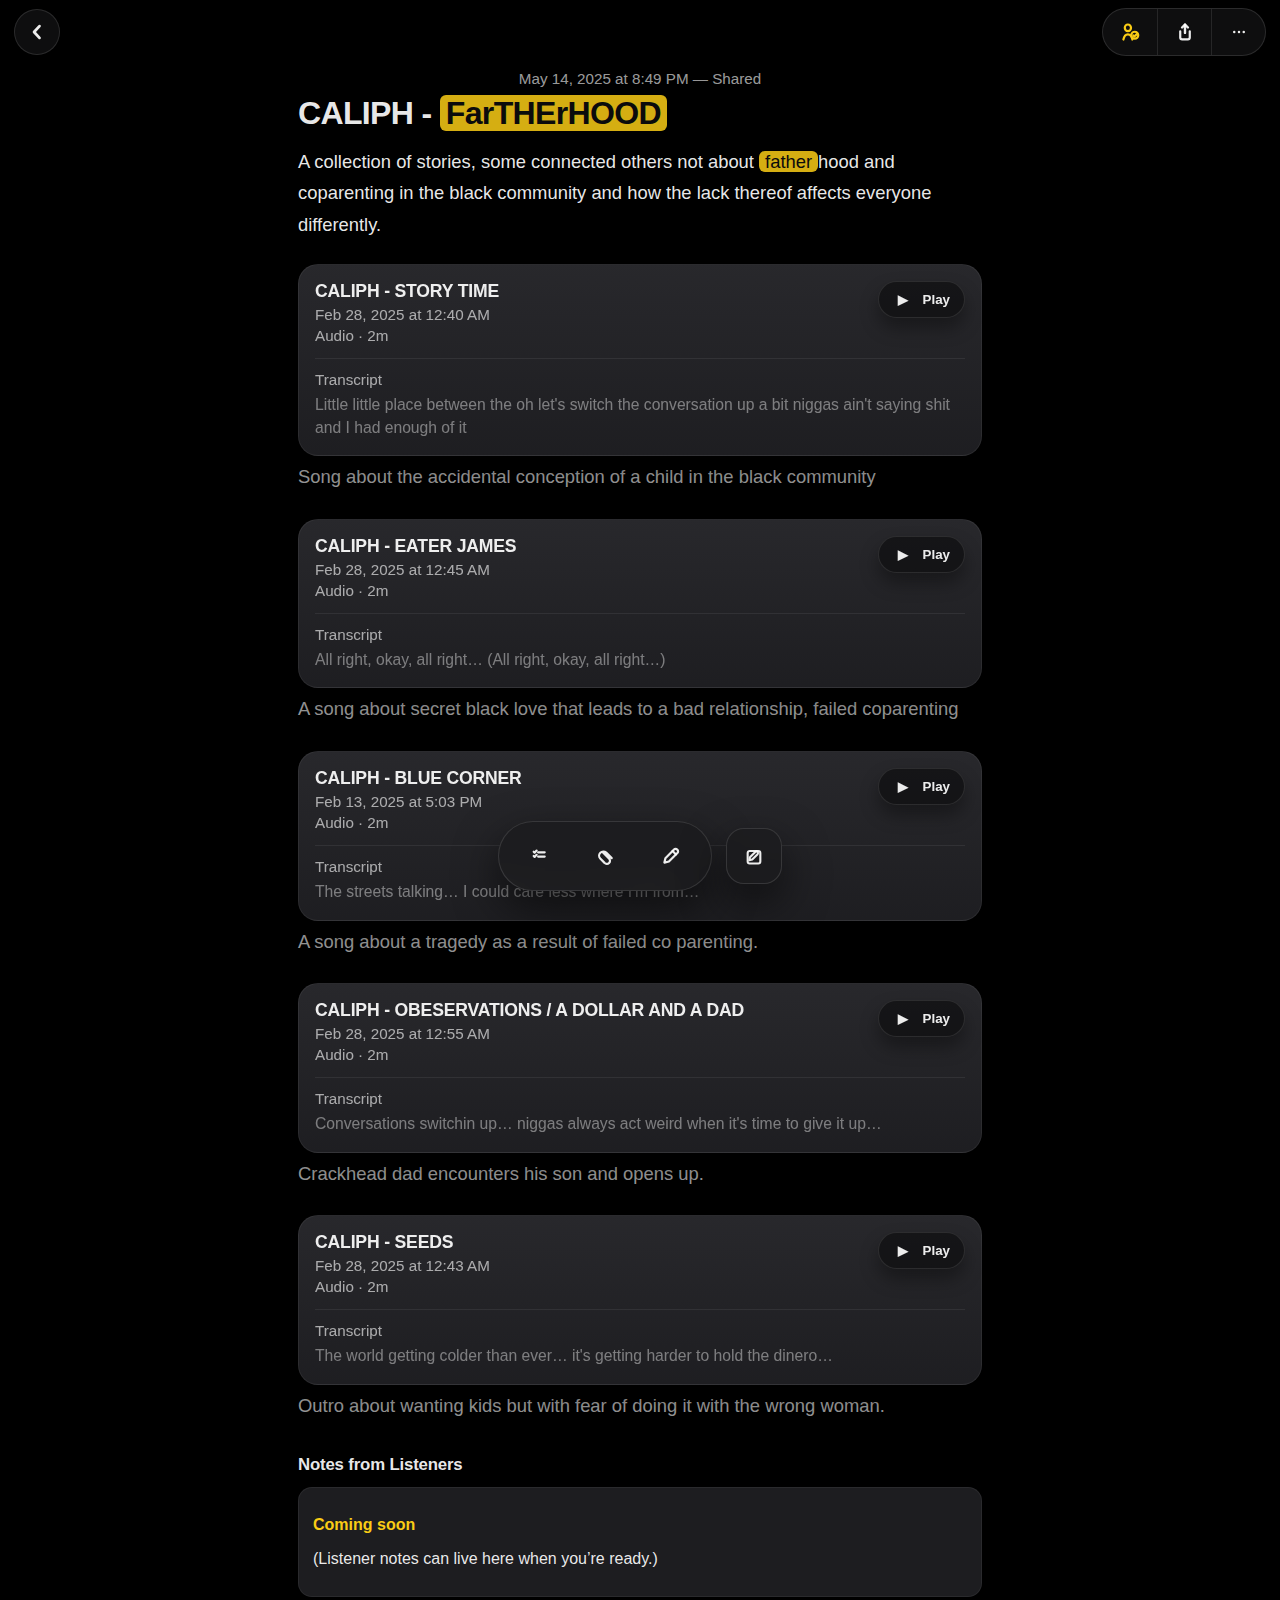
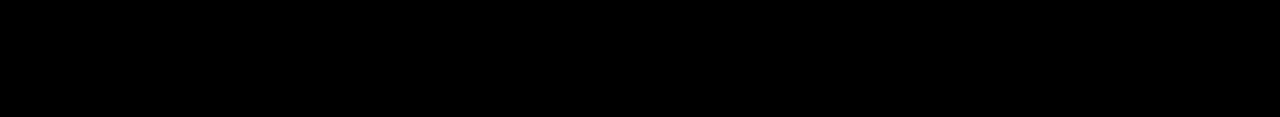
<file: index.html>
<!DOCTYPE html>
<html lang="en">
<head>
  <meta charset="UTF-8" />
  <meta name="viewport" content="width=device-width, initial-scale=1.0, viewport-fit=cover"/>
  <title>CALIPH - FarTHErHOOD</title>
  <link rel="stylesheet" href="style.css" />
</head>
<body>

  <!-- Top chrome (iOS Notes vibe) -->
  <div class="top-chrome">
    <!-- Back button (left) -->
    <a href="#" class="nav-round" aria-label="Back">
      <!-- iOS chevron.left -->
      <svg class="ico ico-white" viewBox="0 0 24 24" aria-hidden="true">
        <path d="M14.7 5.6L8.8 12l5.9 6.4"
              fill="none" stroke="currentColor" stroke-width="2.8"
              stroke-linecap="round" stroke-linejoin="round"/>
      </svg>
    </a>

    <!-- Right capsule (collaborators yellow + share white + more white) -->
    <div class="nav-capsule" role="group" aria-label="Actions">
      <!-- Collaborators (ONLY yellow icon) -->
      <a href="#" class="nav-capsule-btn is-accent" aria-label="Collaborators">
        <!-- person.badge.checkmark -->
        <svg class="ico" viewBox="0 0 24 24" aria-hidden="true">
          <!-- person head -->
          <path d="M9.7 11.0c1.9 0 3.4-1.6 3.4-3.6S11.6 3.8 9.7 3.8 6.3 5.4 6.3 7.4 7.8 11.0 9.7 11.0Z"
                fill="none" stroke="currentColor" stroke-width="2.2"
                stroke-linecap="round" stroke-linejoin="round"/>
          <!-- person shoulders -->
          <path d="M4.8 20.2c.7-3.4 2.9-5.6 4.9-5.6s4.2 2.2 4.9 5.6"
                fill="none" stroke="currentColor" stroke-width="2.2"
                stroke-linecap="round" stroke-linejoin="round"/>

          <!-- check circle -->
          <path d="M17.2 19.3a3.8 3.8 0 1 0 0-7.6 3.8 3.8 0 0 0 0 7.6Z"
                fill="none" stroke="currentColor" stroke-width="2.2"
                stroke-linecap="round" stroke-linejoin="round"/>
          <!-- check -->
          <path d="M15.7 15.8l1.1 1.1 2.6-2.6"
                fill="none" stroke="currentColor" stroke-width="2.2"
                stroke-linecap="round" stroke-linejoin="round"/>
        </svg>
      </a>

      <!-- Share (square.and.arrow.up) -->
      <a href="#" class="nav-capsule-btn" aria-label="Share">
        <svg class="ico ico-white" viewBox="0 0 24 24" aria-hidden="true">
          <!-- arrow up -->
          <path d="M12 4.0v9.0"
                fill="none" stroke="currentColor" stroke-width="2.4"
                stroke-linecap="round"/>
          <path d="M8.8 7.1L12 3.9l3.2 3.2"
                fill="none" stroke="currentColor" stroke-width="2.4"
                stroke-linecap="round" stroke-linejoin="round"/>
          <!-- square -->
          <path d="M6.8 11.3v6.7c0 1.2.9 2.1 2.1 2.1h6.2c1.2 0 2.1-.9 2.1-2.1v-6.7"
                fill="none" stroke="currentColor" stroke-width="2.2"
                stroke-linecap="round" stroke-linejoin="round"/>
        </svg>
      </a>

      <!-- More (ellipsis) -->
      <a href="#" class="nav-capsule-btn" aria-label="More">
        <svg class="ico ico-white" viewBox="0 0 24 24" aria-hidden="true">
          <circle cx="6.8" cy="12" r="1.35" fill="currentColor"/>
          <circle cx="12" cy="12" r="1.35" fill="currentColor"/>
          <circle cx="17.2" cy="12" r="1.35" fill="currentColor"/>
        </svg>
      </a>
    </div>
  </div>

  <div class="container">
    <main>
      <p class="note-meta">May 14, 2025 at 8:49 PM — Shared</p>
      <h1>CALIPH - <mark>FarTHErHOOD</mark></h1>

      <p class="intro">
        A collection of stories, some connected others not about <mark>father</mark>hood and coparenting in the black community and how the lack thereof affects everyone differently.
      </p>

      <div class="audio-wrapper" id="audioWrapper"></div>

      <!-- Optional section (keep or remove) -->
      <div class="messages-section">
        <h2>Notes from Listeners</h2>
        <div class="message">
          <p><strong>Coming soon</strong></p>
          <p>(Listener notes can live here when you’re ready.)</p>
        </div>
      </div>
    </main>
  </div>

  <!-- Bottom chrome (floating pill + compose) -->
  <div class="bottom-chrome" aria-label="Bottom actions">
    <div class="bottom-pill">
      <!-- Subscribe (checklist-ish) -->
      <a href="#" class="bottom-icon" aria-label="Subscribe">
        <svg class="ico ico-white" viewBox="0 0 24 24" aria-hidden="true">
          <path d="M6.2 7.4l1.0 1.0 2.2-2.3"
                fill="none" stroke="currentColor" stroke-width="2.2"
                stroke-linecap="round" stroke-linejoin="round"/>
          <path d="M11 8.0h7.2"
                fill="none" stroke="currentColor" stroke-width="2.2"
                stroke-linecap="round"/>
          <path d="M6.2 12.0l1.0 1.0 2.2-2.3"
                fill="none" stroke="currentColor" stroke-width="2.2"
                stroke-linecap="round" stroke-linejoin="round"/>
          <path d="M11 12.6h7.2"
                fill="none" stroke="currentColor" stroke-width="2.2"
                stroke-linecap="round"/>
        </svg>
      </a>

      <!-- Buy/Download (paperclip) -->
      <a href="#" class="bottom-icon" aria-label="Buy / Download">
        <svg class="ico ico-white" viewBox="0 0 24 24" aria-hidden="true">
          <path d="M9.3 7.7l7.0 7.0a3.4 3.4 0 1 1-4.8 4.8l-4.7-4.7a4.6 4.6 0 0 1 6.5-6.5l6.0 6.0"
                fill="none" stroke="currentColor" stroke-width="2.2"
                stroke-linecap="round" stroke-linejoin="round"/>
        </svg>
      </a>

      <!-- Merch (markup pen) -->
      <a href="https://your-merch-link.com" class="bottom-icon" aria-label="Merch">
        <svg class="ico ico-white" viewBox="0 0 24 24" aria-hidden="true">
          <path d="M4.8 19.2l4.9-1.2L19 8.7a2.4 2.4 0 0 0 0-3.4l-.3-.3a2.4 2.4 0 0 0-3.4 0L5.9 14.4 4.8 19.2Z"
                fill="none" stroke="currentColor" stroke-width="2.2"
                stroke-linecap="round" stroke-linejoin="round"/>
          <path d="M13.7 6.6l3.7 3.7"
                fill="none" stroke="currentColor" stroke-width="2.2"
                stroke-linecap="round"/>
        </svg>
      </a>
    </div>

    <!-- Compose -->
    <a href="#" class="compose-fab" aria-label="Add note">
      <!-- square.and.pencil -->
      <svg class="ico ico-white" viewBox="0 0 24 24" aria-hidden="true">
        <path d="M7.3 20.1h9.4c1.2 0 2.2-1 2.2-2.2V8.7c0-1.2-1-2.2-2.2-2.2H7.3C6.1 6.5 5.1 7.5 5.1 8.7v9.2c0 1.2 1 2.2 2.2 2.2Z"
              fill="none" stroke="currentColor" stroke-width="2.1"
              stroke-linecap="round" stroke-linejoin="round"/>
        <path d="M10.1 15.9l5.8-5.8a1.7 1.7 0 0 0 0-2.4l-.1-.1a1.7 1.7 0 0 0-2.4 0l-5.8 5.8-.6 3.1 3.1-.6Z"
              fill="none" stroke="currentColor" stroke-width="2.1"
              stroke-linecap="round" stroke-linejoin="round"/>
      </svg>
    </a>
  </div>

  <!-- Shared Audio Player -->
  <audio id="sharedAudio" preload="metadata"></audio>

  <!-- Transcript Modal (iOS-style sheet) -->
  <div class="modal" id="transcriptModal" aria-hidden="true">
    <div class="modal-backdrop" id="modalBackdrop"></div>

    <div class="modal-sheet" role="dialog" aria-modal="true" aria-label="Transcript">
      <div class="sheet-handle"></div>

      <div class="sheet-top">
        <button class="sheet-ghost" id="sheetMore" aria-label="More">•••</button>
        <button class="sheet-done" id="sheetDone" aria-label="Done">✓</button>
      </div>

      <div class="sheet-title" id="sheetTitle">CALIPH - STORY TIME</div>
      <div class="sheet-meta" id="sheetMeta">2/28/25, 12:40 AM <span class="dot">•</span> 02:07</div>

      <div class="sheet-body" id="sheetBody"></div>

      <!-- Real audio controls -->
      <div class="sheet-player">
        <div class="sheet-timer" id="sheetTimer">00:00.00</div>

        <div class="sheet-controls">
          <button class="sheet-skip" id="btnBack15" aria-label="Back 15 seconds">⟲15</button>
          <button class="sheet-play" id="btnModalPlay" aria-label="Play/Pause">▶</button>
          <button class="sheet-skip" id="btnFwd15" aria-label="Forward 15 seconds">15⟳</button>
        </div>
      </div>
    </div>
  </div>

  <script>
    const sharedAudio = document.getElementById("sharedAudio");
    const audioWrapper = document.getElementById("audioWrapper");

    const modal = document.getElementById("transcriptModal");
    const modalBackdrop = document.getElementById("modalBackdrop");
    const sheetDone = document.getElementById("sheetDone");

    const sheetTitle = document.getElementById("sheetTitle");
    const sheetMeta  = document.getElementById("sheetMeta");
    const sheetBody  = document.getElementById("sheetBody");
    const sheetTimer = document.getElementById("sheetTimer");

    const btnModalPlay = document.getElementById("btnModalPlay");
    const btnBack15 = document.getElementById("btnBack15");
    const btnFwd15  = document.getElementById("btnFwd15");

    const tracks = [
      {
        title: "CALIPH - STORY TIME",
        date: "Feb 28, 2025 at 12:40 AM",
        duration: "02:07",
        file: "audio/storytime.mp3",
        transcript:
`Little little place between the oh let's switch the conversation up a bit
niggas ain't saying shit and I had enough of it
I won't give a fuck what you saying
I'm hustle me so why you at a war with your image
peace is puzzling and niggas like you let it talk down on a nigga looking like me
cause I walk down on a nigga
do not be less than likely to be
Now what would you say if a nigga like me was your father?`,
        description: "Song about the accidental conception of a child in the black community"
      },
      {
        title: "CALIPH - EATER JAMES",
        date: "Feb 28, 2025 at 12:45 AM",
        duration: "02:00",
        file: "audio/eaterjames.mp3",
        transcript:
`All right, okay, all right…
(All right, okay, all right…)
go, go, okay, right, go…`,
        description: "A song about secret black love that leads to a bad relationship, failed coparenting"
      },
      {
        title: "CALIPH - BLUE CORNER",
        date: "Feb 13, 2025 at 5:03 PM",
        duration: "02:00",
        file: "audio/bluecorner.mp3",
        transcript:
`The streets talking…
I could care less where I'm from…
we find peace in comparing Nike Air…`,
        description: "A song about a tragedy as a result of failed co parenting."
      },
      {
        title: "CALIPH - OBESERVATIONS / A DOLLAR AND A DAD",
        date: "Feb 28, 2025 at 12:55 AM",
        duration: "02:00",
        file: "audio/dollardad.mp3",
        transcript:
`Conversations switchin up…
niggas always act weird when it's time to give it up…`,
        description: "Crackhead dad encounters his son and opens up."
      },
      {
        title: "CALIPH - SEEDS",
        date: "Feb 28, 2025 at 12:43 AM",
        duration: "02:00",
        file: "audio/seeds.mp3",
        transcript:
`The world getting colder than ever…
it's getting harder to hold the dinero…`,
        description: "Outro about wanting kids but with fear of doing it with the wrong woman."
      }
    ];

    let currentIndex = -1;
    let modalIndex = -1;
    let rafId = null;

    function renderTracks() {
      audioWrapper.innerHTML = "";

      tracks.forEach((track, i) => {
        const preview = escapeHtml(track.transcript)
          .split('\n')
          .filter(Boolean)
          .slice(0,2)
          .join(' ');

        const html = `
          <section class="audio-card" data-index="${i}">
            <div class="card-head">
              <div class="card-left">
                <div class="card-title">${track.title}</div>
                <div class="card-sub">${track.date}</div>
                <div class="card-sub">Audio · 2m</div>
              </div>

              <button class="play-pill" id="btn-${i}" onclick="togglePlay(${i})" aria-label="Play">
                <span class="play-icon" id="icon-${i}">▶</span>
                <span class="play-text" id="text-${i}">Play</span>
              </button>
            </div>

            <div class="card-divider"></div>

            <div class="card-transcript" role="button" tabindex="0"
              onclick="openTranscript(${i})"
              onkeydown="if(event.key==='Enter' || event.key===' ') openTranscript(${i});">
              <div class="t-label">Transcript</div>
              <div class="t-preview">${preview}</div>
            </div>
          </section>

          <p class="description">${track.description}</p>
        `;

        audioWrapper.insertAdjacentHTML("beforeend", html);
      });
    }

    function ensureTrackLoaded(index) {
      if (index < 0 || index >= tracks.length) return false;

      if (currentIndex !== index) {
        if (currentIndex !== -1) setCardButtonState(currentIndex, false);
        currentIndex = index;
        sharedAudio.src = tracks[index].file;
      }
      return true;
    }

    function togglePlay(index) {
      if (!ensureTrackLoaded(index)) return;

      const same = currentIndex === index;
      const isPlaying = !sharedAudio.paused && same;

      if (isPlaying) {
        sharedAudio.pause();
        setCardButtonState(index, false);
        syncModalPlayButton();
        return;
      }

      sharedAudio.play().then(() => {
        setCardButtonState(index, true);
        syncModalPlayButton();
      }).catch(() => {
        setCardButtonState(index, false);
        syncModalPlayButton();
      });
    }

    function setCardButtonState(index, isPlaying) {
      const icon = document.getElementById(`icon-${index}`);
      const text = document.getElementById(`text-${index}`);
      const btn  = document.getElementById(`btn-${index}`);
      if (!icon || !text || !btn) return;

      if (isPlaying) {
        icon.textContent = "⏸";
        text.textContent = "Pause";
        btn.classList.add("is-playing");
      } else {
        icon.textContent = "▶";
        text.textContent = "Play";
        btn.classList.remove("is-playing");
      }
    }

    function openTranscript(index) {
      modalIndex = index;

      const t = tracks[index];
      sheetTitle.textContent = t.title;
      sheetMeta.innerHTML = `${formatModalDate(t.date)} <span class="dot">•</span> ${t.duration}`;
      sheetBody.textContent = t.transcript;

      modal.classList.add("open");
      modal.setAttribute("aria-hidden", "false");
      document.body.classList.add("modal-lock");

      syncModalPlayButton();
      startTimerLoop();
    }

    function closeTranscript() {
      modal.classList.remove("open");
      modal.setAttribute("aria-hidden", "true");
      document.body.classList.remove("modal-lock");
      stopTimerLoop();
    }

    modalBackdrop.addEventListener("click", closeTranscript);
    sheetDone.addEventListener("click", closeTranscript);

    document.addEventListener("keydown", (e) => {
      if (e.key === "Escape" && modal.classList.contains("open")) closeTranscript();
    });

    btnModalPlay.addEventListener("click", () => {
      if (modalIndex === -1) return;

      ensureTrackLoaded(modalIndex);

      if (!sharedAudio.paused) {
        sharedAudio.pause();
        setCardButtonState(currentIndex, false);
      } else {
        sharedAudio.play().then(() => {
          setCardButtonState(currentIndex, true);
        }).catch(() => {});
      }

      syncModalPlayButton();
    });

    btnBack15.addEventListener("click", () => seekBy(-15));
    btnFwd15.addEventListener("click", () => seekBy(15));

    function seekBy(seconds) {
      if (!sharedAudio.src) return;
      const t = sharedAudio.currentTime || 0;
      sharedAudio.currentTime = Math.max(0, t + seconds);
      updateTimer();
    }

    function syncModalPlayButton() {
      const modalOpen = modal.classList.contains("open");
      if (!modalOpen) return;

      const isModalTrackActive = (modalIndex !== -1 && currentIndex === modalIndex);
      const playing = isModalTrackActive && !sharedAudio.paused;

      btnModalPlay.textContent = playing ? "⏸" : "▶";
    }

    sharedAudio.addEventListener("play", () => {
      if (currentIndex !== -1) setCardButtonState(currentIndex, true);
      syncModalPlayButton();
    });

    sharedAudio.addEventListener("pause", () => {
      if (currentIndex !== -1) setCardButtonState(currentIndex, false);
      syncModalPlayButton();
    });

    sharedAudio.addEventListener("ended", () => {
      if (currentIndex !== -1) setCardButtonState(currentIndex, false);
      syncModalPlayButton();
      updateTimer();

      if (currentIndex + 1 < tracks.length) {
        togglePlay(currentIndex + 1);
        if (modal.classList.contains("open")) {
          openTranscript(currentIndex);
        }
      }
    });

    sharedAudio.addEventListener("timeupdate", () => {
      if (modal.classList.contains("open")) updateTimer();
    });

    function startTimerLoop() {
      stopTimerLoop();
      const loop = () => {
        if (modal.classList.contains("open")) {
          updateTimer();
          rafId = requestAnimationFrame(loop);
        }
      };
      rafId = requestAnimationFrame(loop);
    }

    function stopTimerLoop() {
      if (rafId) cancelAnimationFrame(rafId);
      rafId = null;
    }

    function updateTimer() {
      const isModalTrackActive = (modalIndex !== -1 && currentIndex === modalIndex && sharedAudio.src);
      const t = isModalTrackActive ? (sharedAudio.currentTime || 0) : 0;
      sheetTimer.textContent = formatTimer(t);
    }

    function formatTimer(seconds) {
      const s = Math.max(0, seconds);
      const mm = Math.floor(s / 60);
      const ss = Math.floor(s % 60);
      const cs = Math.floor((s - Math.floor(s)) * 100);

      return `${String(mm).padStart(2, "0")}:${String(ss).padStart(2, "0")}.${String(cs).padStart(2, "0")}`;
    }

    function escapeHtml(str) {
      return String(str)
        .replaceAll("&", "&amp;")
        .replaceAll("<", "&lt;")
        .replaceAll(">", "&gt;")
        .replaceAll('"', "&quot;")
        .replaceAll("'", "&#039;");
    }

    function formatModalDate(dateStr) {
      return dateStr
        .replace("Jan ", "1/").replace("Feb ", "2/").replace("Mar ", "3/")
        .replace("Apr ", "4/").replace("May ", "5/").replace("Jun ", "6/")
        .replace("Jul ", "7/").replace("Aug ", "8/").replace("Sep ", "9/")
        .replace("Oct ", "10/").replace("Nov ", "11/").replace("Dec ", "12/")
        .replace(", 2025", "/25")
        .replace(" at ", ", ");
    }

    renderTracks();
    updateTimer();
  </script>
</body>
</html>
</file>
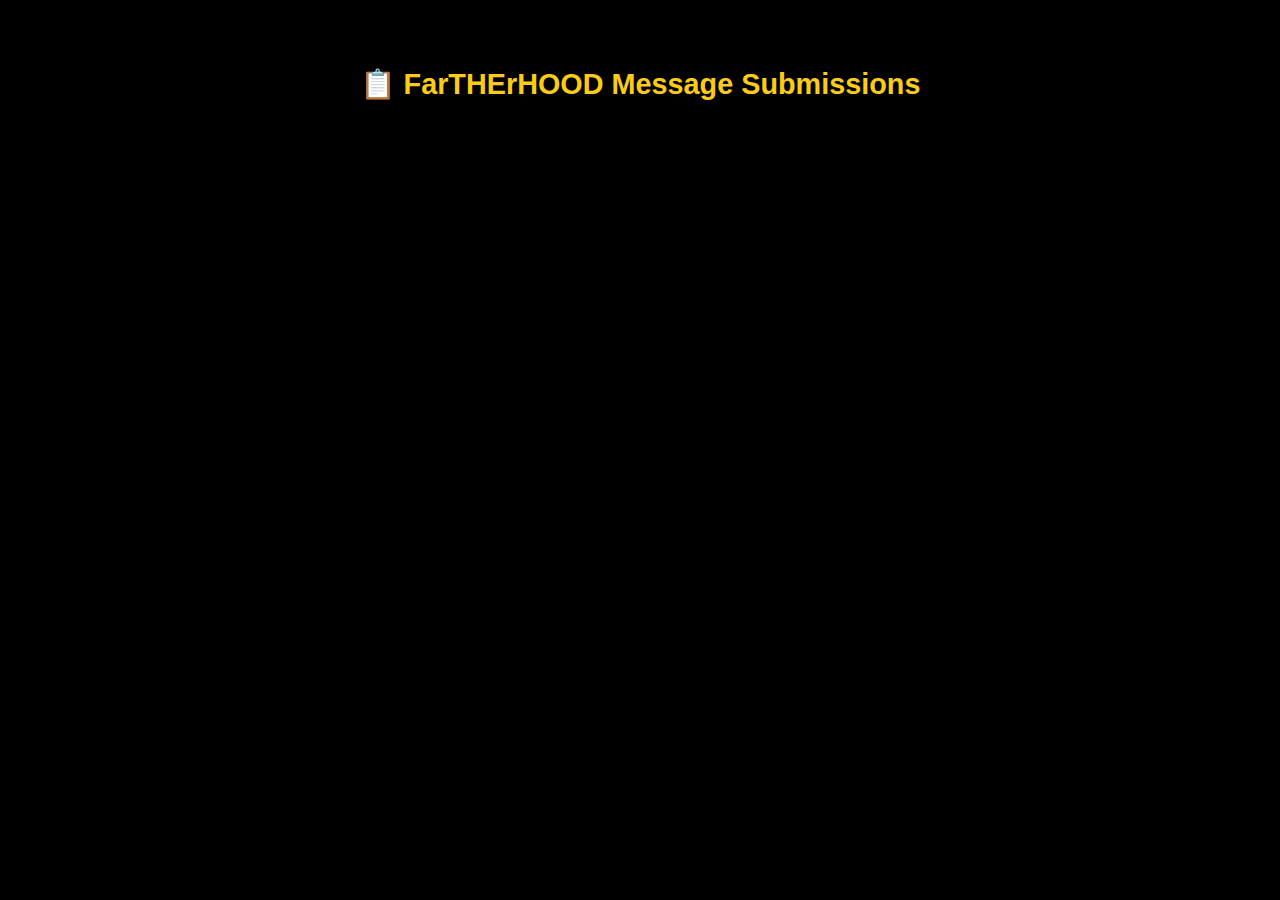
<file: admin.html>
<!DOCTYPE html>
<html lang="en">
<head>
  <meta charset="UTF-8">
  <meta name="viewport" content="width=device-width, initial-scale=1.0">
  <title>Admin - FarTHErHOOD Messages</title>
  <style>
    body {
      background: #000;
      color: #facc15;
      font-family: -apple-system, BlinkMacSystemFont, sans-serif;
      text-align: center;
      padding: 40px 20px;
    }
    h1 {
      font-size: 1.8rem;
      margin-bottom: 20px;
    }
    iframe {
      border: none;
      width: 100%;
      max-width: 960px;
      height: 600px;
    }
  </style>
</head>
<body>
  <h1>📋 FarTHErHOOD Message Submissions</h1>
  <iframe src="https://docs.google.com/spreadsheets/d/1tKcRtbF7vJEvutjHAUvU72gVYwEVEpIDWfN3Vab7efE/edit?usp=sharing" allowfullscreen></iframe>
</body>
</html>
</file>
<file: style.css>
:root{
  --bg: #000000; /* solid black */
  --text: rgba(255,255,255,0.92);
  --muted: rgba(255,255,255,0.62);
  --faint: rgba(255,255,255,0.40);

  --card: rgba(34,34,36,0.92);
  --card2: rgba(32,32,34,0.78);
  --stroke: rgba(255,255,255,0.08);

  --accent: #facc15;

  --radius: 18px;
  --radius2: 16px;

  --shadow: 0 18px 50px rgba(0,0,0,0.55);
  --shadow2: 0 10px 28px rgba(0,0,0,0.40);

  --maxw: 720px;
  --topPad: calc(env(safe-area-inset-top) + 70px);
  --botPad: calc(env(safe-area-inset-bottom) + 110px);

  /* icon system */
  --icon: rgba(255,255,255,0.92);
  --icon-dim: rgba(255,255,255,0.84);
  --glass: rgba(24,24,26,0.58);
  --glass-stroke: rgba(255,255,255,0.12);
  --glass-stroke2: rgba(255,255,255,0.08);
}

*{ box-sizing: border-box; }
html, body{ height: 100%; }

body{
  margin: 0;
  color: var(--text);
  font-family: -apple-system, BlinkMacSystemFont, "SF Pro Display", "SF Pro Text",
               "Segoe UI", Roboto, Helvetica, Arial, sans-serif;
  background: var(--bg); /* ✅ remove gradients/looping background */
  overflow-x: hidden;
}

.container{
  max-width: var(--maxw);
  margin: 0 auto;
  padding: var(--topPad) 18px var(--botPad);
}

.note-meta{
  text-align: center;
  color: var(--muted);
  font-size: 0.95rem;
  margin: 0 0 8px;
}

h1{
  font-size: 2.0rem;
  letter-spacing: -0.02em;
  margin: 0 0 14px;
  font-weight: 900;
}

.intro{
  font-size: 1.15rem;
  line-height: 1.7;
  color: var(--text);
  margin: 0 0 24px;
  padding-right: 10px;
}

mark{
  background: rgba(250,204,21,0.85);
  color: #0b0b0c;
  padding: 0 6px;
  border-radius: 6px;
}

.description{
  color: var(--muted);
  font-size: 1.15rem;
  line-height: 1.65;
  margin: 6px 0 26px;
}

/* ======= Top iOS-like chrome ======= */
/* ✅ No bar background — only pills are glass */
.top-chrome{
  position: fixed;
  top: 0;
  left: 0;
  right: 0;
  height: calc(env(safe-area-inset-top) + 64px);
  padding-top: env(safe-area-inset-top);
  display: flex;
  align-items: center;
  justify-content: space-between;
  padding-left: 14px;
  padding-right: 14px;
  z-index: 1000;
  pointer-events: none;
  background: transparent; /* ✅ */
}

.nav-round,
.nav-capsule{
  pointer-events: auto;
}

/* glass pill look closer to iOS */
.nav-round{
  width: 46px;
  height: 46px;
  border-radius: 999px;
  background: var(--glass);
  border: 1px solid var(--glass-stroke);
  backdrop-filter: blur(18px);
  -webkit-backdrop-filter: blur(18px);
  display: grid;
  place-items: center;
  box-shadow: 0 18px 44px rgba(0,0,0,0.55);
  text-decoration: none;
}

.nav-capsule{
  display: flex;
  gap: 0;
  border-radius: 999px;
  background: var(--glass);
  border: 1px solid var(--glass-stroke);
  backdrop-filter: blur(18px);
  -webkit-backdrop-filter: blur(18px);
  box-shadow: 0 18px 44px rgba(0,0,0,0.55);
  overflow: hidden;
}

.nav-capsule-btn{
  width: 54px;
  height: 46px;
  display: grid;
  place-items: center;
  text-decoration: none;
}

.nav-capsule-btn + .nav-capsule-btn{
  border-left: 1px solid rgba(255,255,255,0.10);
}

/* ===== Modern icon system (inline SVG) ===== */
/* ✅ default = white, ONLY the yellow icon gets .is-accent */
.ico{
  width: 22px;
  height: 22px;
  display: block;
  color: var(--icon);
}

.is-accent .ico{
  color: var(--accent);
}

/* ensure strokes look iOS-ish */
.ico path,
.ico line,
.ico polyline,
.ico circle,
.ico rect{
  vector-effect: non-scaling-stroke;
  stroke-linecap: round;
  stroke-linejoin: round;
}

/* ======= Audio card (iOS Notes voice memo card look) ======= */
.audio-card{
  background: linear-gradient(180deg, rgba(42,42,46,0.95), rgba(34,34,38,0.88));
  border: 1px solid rgba(255,255,255,0.06);
  border-radius: 20px;
  padding: 16px;
  box-shadow: var(--shadow2);
  backdrop-filter: blur(12px);
  -webkit-backdrop-filter: blur(12px);
}

.card-head{
  display: flex;
  align-items: flex-start;
  justify-content: space-between;
  gap: 14px;
}

.card-title{
  font-weight: 900;
  letter-spacing: -0.01em;
  font-size: 1.1rem;
}

.card-sub{
  margin-top: 4px;
  color: var(--muted);
  font-size: 0.95rem;
}

.card-divider{
  height: 1px;
  background: rgba(255,255,255,0.07);
  margin: 14px 0 12px;
}

.card-transcript{
  cursor: pointer;
  user-select: none;
}

.t-label{
  color: var(--muted);
  font-size: 0.95rem;
  margin-bottom: 6px;
}

.t-preview{
  color: rgba(255,255,255,0.42);
  font-size: 0.98rem;
  line-height: 1.45;
  display: -webkit-box;
  -webkit-line-clamp: 2;
  -webkit-box-orient: vertical;
  overflow: hidden;
}

/* Play pill */
.play-pill{
  flex: 0 0 auto;
  display: inline-flex;
  align-items: center;
  gap: 10px;
  background: rgba(0,0,0,0.45);
  border: 1px solid rgba(255,255,255,0.10);
  color: var(--text);
  padding: 10px 14px;
  border-radius: 999px;
  font-weight: 800;
  cursor: pointer;
  box-shadow: 0 10px 18px rgba(0,0,0,0.35);
}

.play-pill .play-icon{
  width: 20px;
  display: inline-block;
  text-align: center;
}

.play-pill.is-playing{
  border-color: rgba(250,204,21,0.35);
  box-shadow: 0 14px 24px rgba(250,204,21,0.10), 0 10px 18px rgba(0,0,0,0.35);
}

.play-pill:active{ transform: scale(0.99); }

/* ======= Bottom chrome ======= */
/* ✅ No bar background — only pill/fab are glass */
.bottom-chrome{
  position: fixed;
  bottom: 0;
  left: 0;
  right: 0;
  height: calc(env(safe-area-inset-bottom) + 88px);
  padding-bottom: env(safe-area-inset-bottom);
  display: flex;
  align-items: center;
  justify-content: center;
  gap: 14px;
  z-index: 1000;
  pointer-events: none;
  background: transparent; /* ✅ */
}

.bottom-pill,
.compose-fab{
  pointer-events: auto;
}

.bottom-pill{
  display: flex;
  gap: 22px;
  padding: 12px 18px;
  border-radius: 999px;
  background: var(--glass);
  border: 1px solid var(--glass-stroke);
  backdrop-filter: blur(18px);
  -webkit-backdrop-filter: blur(18px);
  box-shadow: 0 18px 44px rgba(0,0,0,0.55);
}

.bottom-icon{
  width: 44px;
  height: 44px;
  display: grid;
  place-items: center;
  text-decoration: none;
  border-radius: 999px;
}

.compose-fab{
  width: 56px;
  height: 56px;
  border-radius: 18px;
  background: var(--glass);
  border: 1px solid var(--glass-stroke);
  backdrop-filter: blur(18px);
  -webkit-backdrop-filter: blur(18px);
  box-shadow: 0 18px 44px rgba(0,0,0,0.55);
  display: grid;
  place-items: center;
  text-decoration: none;
}

/* ======= Listener notes section ======= */
.messages-section{
  margin-top: 34px;
}

.messages-section h2{
  margin: 0 0 12px;
  font-size: 1.05rem;
  font-weight: 900;
  letter-spacing: -0.01em;
}

.message{
  background: rgba(34,34,38,0.85);
  border: 1px solid rgba(255,255,255,0.06);
  border-radius: 14px;
  padding: 12px 14px;
  margin-bottom: 10px;
  box-shadow: 0 10px 18px rgba(0,0,0,0.28);
}

.message strong{ color: var(--accent); }

/* ======= Transcript modal ======= */
body.modal-lock{ overflow: hidden; }

.modal{
  position: fixed;
  inset: 0;
  display: none;
  z-index: 2000;
}

.modal.open{ display: block; }

.modal-backdrop{
  position: absolute;
  inset: 0;
  background: rgba(0,0,0,0.55);
}

.modal-sheet{
  position: absolute;
  left: 50%;
  transform: translateX(-50%);
  top: calc(env(safe-area-inset-top) + 70px);
  width: min(720px, calc(100vw - 28px));
  height: calc(100vh - env(safe-area-inset-top) - 100px);
  border-radius: 28px;
  background: linear-gradient(180deg, rgba(42,42,46,0.96), rgba(26,26,28,0.92));
  border: 1px solid rgba(255,255,255,0.10);
  box-shadow: var(--shadow);
  backdrop-filter: blur(18px);
  -webkit-backdrop-filter: blur(18px);
  overflow: hidden;
  display: flex;
  flex-direction: column;
}

.sheet-handle{
  width: 46px;
  height: 5px;
  border-radius: 99px;
  background: rgba(255,255,255,0.18);
  margin: 10px auto 2px;
}

.sheet-top{
  display: flex;
  align-items: center;
  justify-content: space-between;
  padding: 10px 14px 0;
}

.sheet-ghost{
  background: rgba(0,0,0,0.35);
  border: 1px solid rgba(255,255,255,0.10);
  color: var(--text);
  width: 44px;
  height: 44px;
  border-radius: 999px;
  cursor: pointer;
}

.sheet-done{
  background: rgba(250,204,21,0.92);
  border: none;
  color: #0b0b0c;
  width: 52px;
  height: 52px;
  border-radius: 999px;
  font-weight: 900;
  cursor: pointer;
}

.sheet-title{
  padding: 10px 18px 0;
  text-align: center;
  font-size: 1.6rem;
  font-weight: 900;
  letter-spacing: -0.02em;
}

.sheet-meta{
  padding: 6px 18px 10px;
  text-align: center;
  color: var(--muted);
  font-size: 1rem;
}

.sheet-meta .dot{ margin: 0 8px; }

.sheet-body{
  padding: 14px 22px;
  overflow: auto;
  color: var(--text);
  font-size: 1.25rem;
  line-height: 1.65;
  white-space: pre-wrap;
  flex: 1 1 auto;
}

.sheet-player{
  padding: 12px 16px 18px;
  border-top: 1px solid rgba(255,255,255,0.06);
  background: rgba(0,0,0,0.18);
}

.sheet-timer{
  text-align: center;
  font-size: 3.0rem;
  font-weight: 900;
  letter-spacing: 0.01em;
  margin-bottom: 10px;
}

.sheet-controls{
  display: flex;
  align-items: center;
  justify-content: center;
  gap: 28px;
}

.sheet-skip{
  background: transparent;
  border: none;
  color: var(--text);
  font-size: 1.2rem;
  cursor: pointer;
  opacity: 0.9;
}

.sheet-play{
  width: 76px;
  height: 76px;
  border-radius: 999px;
  border: 2px solid rgba(255,255,255,0.18);
  background: rgba(0,0,0,0.35);
  color: var(--text);
  font-size: 1.9rem;
  cursor: pointer;
}

/* Small screens */
@media (max-width: 600px){
  h1{ font-size: 1.85rem; }
  .intro, .description{ font-size: 1.15rem; }

  .modal-sheet{
    width: calc(100vw - 18px);
    top: calc(env(safe-area-inset-top) + 58px);
    height: calc(100vh - env(safe-area-inset-top) - 76px);
    border-radius: 26px;
  }
}

/* ===== Public notes extras ===== */
.reload-hint{
  color: rgba(255,255,255,0.70);
  font-size: 0.95rem;
  margin: 10px 0 14px;
}

.msg-ts{
  color: rgba(255,255,255,0.45);
  font-size: 0.85rem;
  margin: -6px 0 8px;
}

/* ===== Floating note form ===== */
.note-form{
  position: fixed;
  right: 16px;
  bottom: calc(env(safe-area-inset-bottom) + 110px);
  width: min(320px, calc(100vw - 32px));
  background: rgba(24,24,26,0.82);
  border: 1px solid rgba(255,255,255,0.10);
  border-radius: 16px;
  padding: 14px;
  box-shadow: 0 18px 44px rgba(0,0,0,0.55);
  backdrop-filter: blur(18px);
  -webkit-backdrop-filter: blur(18px);
  z-index: 1500;
}

.note-form input,
.note-form textarea{
  width: 100%;
  border: none;
  outline: none;
  border-radius: 12px;
  padding: 10px 12px;
  margin-bottom: 10px;
  background: rgba(0,0,0,0.35);
  color: rgba(255,255,255,0.92);
  font-size: 0.95rem;
}

.note-form textarea{
  min-height: 92px;
  resize: vertical;
}

.note-form button{
  width: 100%;
  border: none;
  border-radius: 12px;
  padding: 10px 12px;
  font-weight: 900;
  background: rgba(250,204,21,0.92);
  color: #0b0b0c;
  cursor: pointer;
}
</file>
